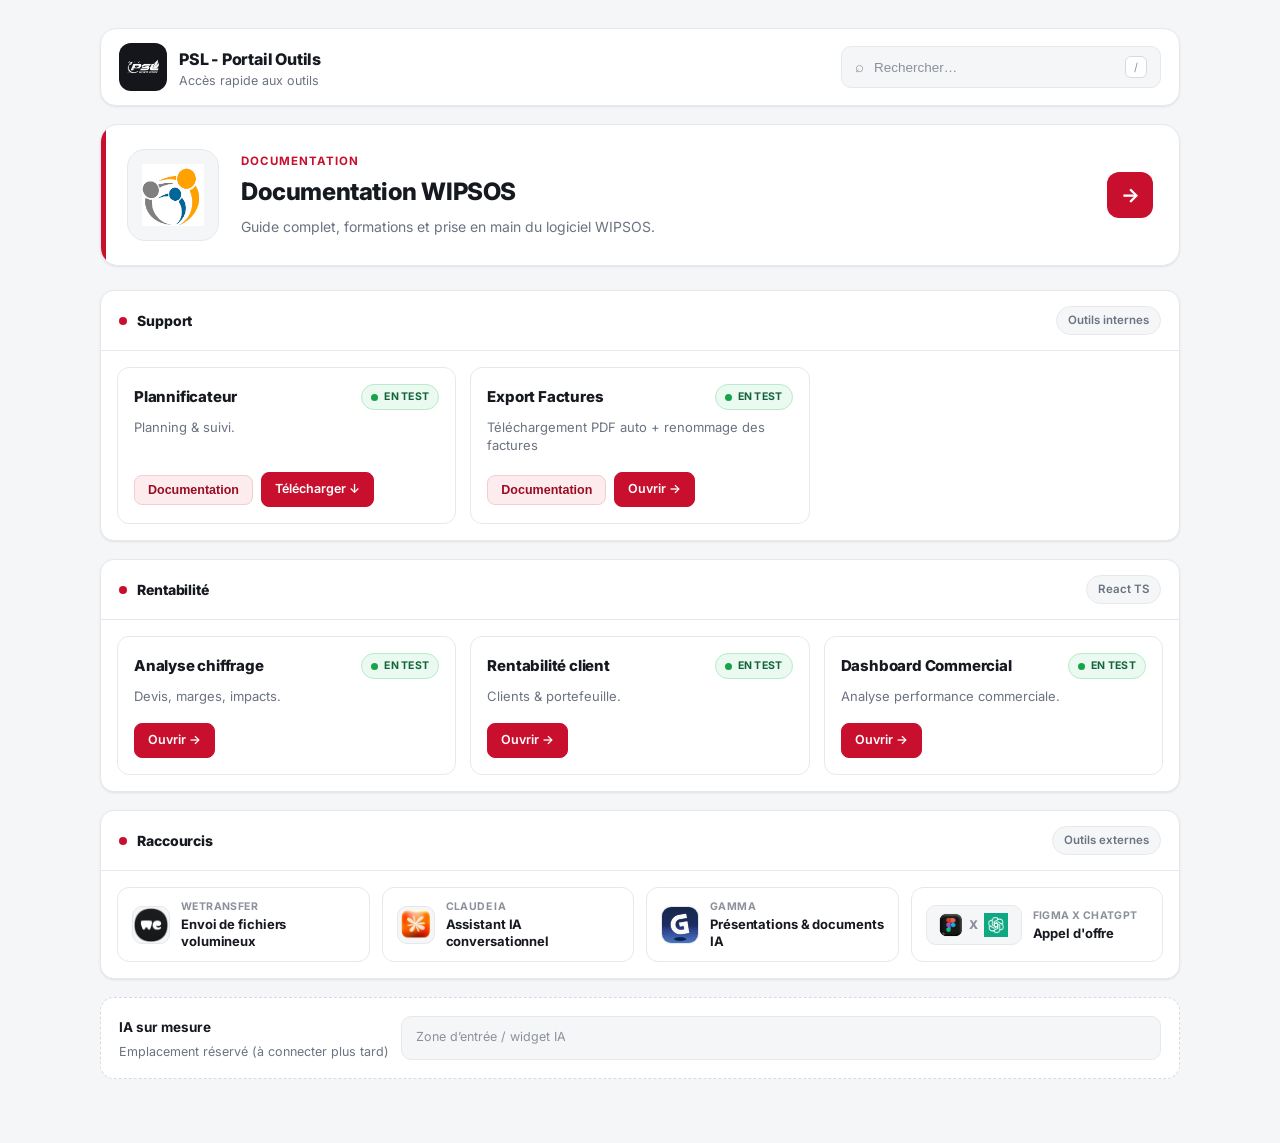
<file: index.html>
<!doctype html>
<html lang="fr">
<head>
  <meta charset="utf-8" />
  <meta name="viewport" content="width=device-width,initial-scale=1" />
  <meta name="theme-color" content="#ffffff" />
  <link rel="icon" href="logopsl_-_original_-_Copie-removebg-preview.ico" type="image/x-icon" />
  <link rel="preconnect" href="https://fonts.googleapis.com" />
  <link rel="preconnect" href="https://fonts.gstatic.com" crossorigin />
  <link href="https://fonts.googleapis.com/css2?family=Inter:wght@400;500;600;700;800&display=swap" rel="stylesheet" />
  <title>PSL - Portail Outils</title>
  <style>
    :root{
      --bg:#f5f6f8;
      --surface:#ffffff;
      --text:#16191f;
      --muted:#6b7280;
      --soft:#8b909a;
      --border:#e6e8ec;
      --border-strong:#d7dae0;
      --red:#c8102e;
      --red-dark:#9b0c23;
      --red-soft:#fdecee;
      --ink:#14161c;
      --shadow:0 1px 2px rgba(16,24,40,.04), 0 1px 3px rgba(16,24,40,.06);
      --shadow-md:0 4px 14px rgba(16,24,40,.08);
      --shadow-lg:0 12px 32px rgba(16,24,40,.12);
      --r:14px;
    }
    *{box-sizing:border-box}
    html,body{height:100%}
    body{
      margin:0; color:var(--text);
      background:var(--bg);
      font-family: 'Inter', ui-sans-serif, system-ui, -apple-system, Segoe UI, Roboto, Arial;
      -webkit-font-smoothing:antialiased;
      line-height:1.5;
    }
    .wrap{width:min(1080px,92vw); margin:0 auto; padding:28px 0 64px;}

    /* ============ HEADER ============ */
    header{
      display:flex; align-items:center; justify-content:space-between; gap:14px;
      padding:14px 18px;
      border:1px solid var(--border);
      background:var(--surface);
      border-radius:16px;
      box-shadow:var(--shadow);
    }
    .brand{display:flex; align-items:center; gap:12px;}
    .logo{
      width:48px; height:48px; border-radius:12px;
      background:var(--ink);
      display:flex; align-items:center; justify-content:center;
      padding:7px; flex-shrink:0;
    }
    .logo img{ width:100%; height:100%; object-fit:contain; }
    h1{margin:0; font-size:16px; font-weight:800; letter-spacing:-.2px; color:var(--text);}
    .muted{margin:2px 0 0; font-size:12.5px; color:var(--muted); line-height:1.2;}
    .right{ display:flex; gap:10px; align-items:center; flex-wrap:wrap; justify-content:flex-end; }
    .search{
      display:flex; align-items:center; gap:8px;
      padding:9px 13px;
      border:1px solid var(--border);
      border-radius:10px;
      background:var(--bg);
      min-width:min(320px,60vw);
      transition:border-color .15s, background .15s;
    }
    .search:focus-within{ border-color:var(--red); background:var(--surface); }
    .search span[aria-hidden]{ color:var(--soft); font-size:15px; }
    .search input{
      width:100%; border:0; outline:0; background:transparent; color:var(--text);
      font-size:13.5px;
    }
    .search input::placeholder{ color:var(--soft); }
    .kbd{
      font-size:11px; padding:2px 8px; border-radius:6px;
      border:1px solid var(--border-strong);
      background:var(--surface);
      color:var(--soft);
    }

    /* ============ FEATURE CARD (Documentation WIPSOS) ============ */
    .feature{
      margin-top:18px;
      display:flex; align-items:center; gap:22px;
      padding:24px 26px;
      border:1px solid var(--border);
      border-radius:18px;
      background:var(--surface);
      box-shadow:var(--shadow);
      text-decoration:none; color:inherit;
      position:relative; overflow:hidden;
      transition:transform .18s ease, box-shadow .18s ease, border-color .18s ease;
    }
    .feature::before{
      content:""; position:absolute; left:0; top:0; bottom:0; width:5px;
      background:var(--red);
    }
    .feature:hover{
      transform:translateY(-2px);
      box-shadow:var(--shadow-lg);
      border-color:var(--border-strong);
    }
    .feature-icon{
      width:92px; height:92px; flex-shrink:0;
      border-radius:18px;
      background:var(--bg);
      border:1px solid var(--border);
      display:flex; align-items:center; justify-content:center;
      padding:14px;
    }
    .feature-icon img{ width:100%; height:100%; object-fit:contain; }
    .feature-text{ flex:1; min-width:0; }
    .feature-text .eyebrow{
      font-size:11.5px; font-weight:700; letter-spacing:1px; text-transform:uppercase;
      color:var(--red); margin:0 0 4px;
    }
    .feature-text h2{ margin:0; font-size:24px; font-weight:800; letter-spacing:-.4px; }
    .feature-text p{ margin:6px 0 0; font-size:14px; color:var(--muted); }
    .feature-arrow{
      flex-shrink:0;
      width:46px; height:46px; border-radius:12px;
      background:var(--red); color:#fff;
      display:flex; align-items:center; justify-content:center;
      font-size:20px; font-weight:700;
      transition:transform .18s ease;
    }
    .feature:hover .feature-arrow{ transform:translateX(3px); }

    /* ============ SECTIONS ============ */
    .sections{margin-top:24px; display:flex; flex-direction:column; gap:18px;}
    .section{
      border:1px solid var(--border);
      background:var(--surface);
      border-radius:var(--r);
      box-shadow:var(--shadow);
      overflow:hidden;
    }
    .section-head{
      display:flex; align-items:center; justify-content:space-between; gap:12px;
      padding:15px 18px;
      border-bottom:1px solid var(--border);
    }
    .section-title{
      display:flex; align-items:center; gap:10px; margin:0;
      font-size:14px; font-weight:800; letter-spacing:-.1px; color:var(--text);
    }
    .pill{
      display:inline-flex; align-items:center; gap:8px;
      padding:5px 11px; border-radius:999px;
      border:1px solid var(--border);
      background:var(--bg);
      color:var(--muted);
      font-size:11.5px; font-weight:600;
      user-select:none;
    }
    .dot{
      width:8px; height:8px; border-radius:999px;
      background:var(--red);
    }

    /* ============ CARDS ============ */
    .grid{
      display:grid;
      grid-template-columns: repeat(3, minmax(0, 1fr));
      gap:14px;
      padding:16px;
    }
    .card{
      border-radius:12px;
      border:1px solid var(--border);
      background:var(--surface);
      transition: transform .16s ease, border-color .16s ease, box-shadow .16s ease;
      min-height:118px;
      position:relative;
    }
    .card:hover{
      transform:translateY(-2px);
      border-color:var(--border-strong);
      box-shadow:var(--shadow-md);
    }
    .card-inner{
      display:flex; flex-direction:column; gap:8px;
      padding:16px;
      height:100%;
    }
    .card h3{margin:0; font-size:15px; font-weight:800; letter-spacing:-.2px; line-height:1.25; color:var(--text);}
    .card p{margin:0; font-size:13px; color:var(--muted); line-height:1.4;}
    .card-actions{
      margin-top:auto;
      display:flex; align-items:center; gap:8px;
      padding-top:10px;
    }
    .card-btn{
      display:inline-flex; align-items:center; gap:5px;
      padding:7px 13px; border-radius:8px;
      font-size:12.5px; font-weight:600;
      border:1px solid var(--border-strong);
      background:var(--surface);
      color:var(--text);
      cursor:pointer; text-decoration:none;
      transition: background .15s, border-color .15s, color .15s;
    }
    .card-btn:hover{ background:var(--bg); border-color:var(--soft); }
    .card-btn-open{
      background:var(--red);
      border-color:var(--red);
      color:#fff;
    }
    .card-btn-open:hover{ background:var(--red-dark); border-color:var(--red-dark); color:#fff; }
    .card-btn-doc{
      background:var(--red-soft);
      border-color:#f4cdd3;
      color:var(--red-dark);
    }
    .card-btn-doc:hover{ background:#fbdce0; border-color:#eeb8c0; color:var(--red-dark); }

    /* ============ SHORTCUTS ============ */
    .shortcuts{
      margin-top:18px;
      border:1px solid var(--border);
      background:var(--surface);
      border-radius:var(--r);
      box-shadow:var(--shadow);
      overflow:hidden;
    }
    .shortcuts-head{
      display:flex; align-items:center; justify-content:space-between; gap:12px;
      padding:15px 18px;
      border-bottom:1px solid var(--border);
    }
    .shortcuts-title{
      display:flex; align-items:center; gap:10px; margin:0;
      font-size:14px; font-weight:800; letter-spacing:-.1px; color:var(--text);
    }
    .shortcuts-grid{
      display:flex; gap:12px; padding:16px;
      flex-wrap:wrap;
    }
    .shortcut{
      display:flex; align-items:center; gap:11px;
      padding:11px 14px;
      border-radius:12px;
      border:1px solid var(--border);
      background:var(--surface);
      color:inherit; text-decoration:none;
      transition: transform .16s ease, border-color .16s ease, box-shadow .16s ease;
      min-width:180px; flex:1; max-width:260px;
    }
    button.shortcut{
      appearance:none; width:100%; font:inherit; text-align:left; cursor:pointer;
    }
    .shortcut:hover{
      transform:translateY(-2px);
      border-color:var(--border-strong);
      box-shadow:var(--shadow-md);
    }
    .shortcut-icon{
      width:38px; height:38px; border-radius:10px;
      overflow:hidden; flex-shrink:0;
      background:var(--bg);
      border:1px solid var(--border);
      display:flex; align-items:center; justify-content:center;
    }
    .shortcut-icon img{ width:100%; height:100%; object-fit:cover; }
    .shortcut-icon-pair{
      width:auto; min-width:96px; height:40px;
      border-radius:10px;
      display:flex; align-items:center; justify-content:center; gap:6px;
      padding:6px 10px;
    }
    .shortcut-icon-pair img{ width:24px; height:24px; object-fit:contain; }
    .shortcut-icon-pair span{
      font-size:12px; font-weight:800; color:var(--soft); letter-spacing:.06em;
    }
    .shortcut-text{ display:flex; flex-direction:column; gap:1px; min-width:0; }
    .shortcut-text strong{
      font-size:10.5px; color:var(--soft); font-weight:700; letter-spacing:.4px;
      text-transform:uppercase;
    }
    .shortcut-text span{
      font-size:13px; color:var(--text); font-weight:700; letter-spacing:-.1px; line-height:1.3;
    }

    /* ============ AI placeholder ============ */
    .ai{
      margin-top:18px;
      border:1px dashed var(--border-strong);
      background:var(--surface);
      border-radius:var(--r);
      padding:16px 18px;
      display:flex; align-items:center; justify-content:space-between; gap:12px;
    }
    .ai strong{font-size:13.5px; color:var(--text);}
    .ai span{font-size:12.5px; color:var(--muted);}
    .ai-slot{
      flex:1; height:44px; border-radius:10px;
      border:1px solid var(--border);
      background:var(--bg);
      display:flex; align-items:center; padding:0 14px;
      color:var(--soft); font-size:12.5px;
    }

    /* ============ STATUS BADGES ============ */
    .status{
      display:inline-flex; align-items:center; gap:6px;
      font-size:10.5px; font-weight:700; letter-spacing:.3px;
      padding:4px 9px; border-radius:999px;
      text-transform:uppercase; flex-shrink:0;
    }
    .status-dot{ width:7px; height:7px; border-radius:50%; flex-shrink:0; }
    .status-actif{
      background:#eafaf0; color:#14633a; border:1px solid #b8ebcb;
    }
    .status-actif .status-dot{ background:#16a34a; }
    .status-modif{
      background:#fff7e6; color:#8a5a00; border:1px solid #ffe2a8;
    }
    .status-modif .status-dot{ background:#d97706; }

    /* ============ MODAL ============ */
    .modal-overlay{
      position:fixed; inset:0; z-index:1000;
      background:rgba(16,24,40,.45);
      display:flex; align-items:center; justify-content:center;
      opacity:0; visibility:hidden;
      transition: opacity .25s ease, visibility .25s ease;
    }
    .modal-overlay.open{ opacity:1; visibility:visible; }
    .modal{
      width:min(880px, 94vw);
      max-height:92vh;
      border:1px solid var(--border);
      background:var(--surface);
      border-radius:18px;
      box-shadow:var(--shadow-lg);
      transform: translateY(16px) scale(.98);
      transition: transform .3s cubic-bezier(.22,1,.36,1);
      overflow:hidden;
      display:flex; flex-direction:column;
    }
    .modal.modal-wide{ width:min(980px, 94vw); }
    .modal-overlay.open .modal{ transform: translateY(0) scale(1); }
    .modal-header{
      padding:20px 22px 16px;
      border-bottom:1px solid var(--border);
      display:flex; align-items:flex-start; justify-content:space-between; gap:12px;
    }
    .modal-header h3{ margin:0; font-size:17px; font-weight:800; letter-spacing:-.3px; }
    .modal-header p{ margin:5px 0 0; font-size:13px; color:var(--muted); line-height:1.4; }
    .modal-close{
      width:34px; height:34px; border-radius:9px;
      border:1px solid var(--border);
      background:var(--surface);
      color:var(--muted); font-size:18px;
      display:grid; place-items:center;
      cursor:pointer; flex-shrink:0;
      transition: background .15s, border-color .15s;
    }
    .modal-close:hover{ background:var(--bg); border-color:var(--border-strong); }
    .modal-body{
      padding:16px 22px 22px;
      display:flex; flex-direction:column; gap:10px;
    }
    .modal-split{
      display:grid;
      grid-template-columns: repeat(2, minmax(0, 1fr));
      gap:14px;
    }
    .modal-option{
      display:flex; flex-direction:column; gap:12px;
      min-height:250px;
      padding:18px;
      border-radius:14px;
      border:1px solid var(--border);
      background:var(--surface);
    }
    a.modal-option, button.modal-option{
      color:inherit; text-decoration:none;
      transition: transform .16s ease, border-color .16s ease, box-shadow .16s ease;
    }
    button.modal-option{ appearance:none; width:100%; font:inherit; text-align:left; cursor:pointer; }
    a.modal-option:hover, button.modal-option:hover{
      transform:translateY(-2px);
      border-color:var(--border-strong);
      box-shadow:var(--shadow-md);
    }
    .modal-option.disabled{ border-style:dashed; opacity:.84; }
    .modal-option-top{
      display:flex; align-items:flex-start; justify-content:space-between; gap:12px;
    }
    .modal-option-icon{
      width:62px; height:62px; border-radius:14px;
      display:flex; align-items:center; justify-content:center;
      padding:12px;
      background:var(--bg);
      border:1px solid var(--border);
      flex-shrink:0;
    }
    .modal-option-icon img{ width:30px; height:30px; object-fit:contain; }
    .modal-option-badge{
      display:inline-flex; align-items:center;
      padding:5px 11px; border-radius:999px;
      border:1px solid var(--border);
      background:var(--bg);
      color:var(--muted);
      font-size:11px; font-weight:700; letter-spacing:.2px;
      white-space:nowrap;
    }
    .modal-option h4{ margin:0; font-size:15px; font-weight:800; line-height:1.3; }
    .modal-option p{ margin:0; font-size:13px; color:var(--muted); line-height:1.5; }
    .modal-option-footer{
      margin-top:auto;
      display:flex; align-items:center; justify-content:space-between; gap:12px;
    }
    .modal-option-meta{ font-size:11.5px; color:var(--soft); }
    .sop-content{ max-height:75vh; overflow-y:auto; padding-right:6px; }
    .sop-content::-webkit-scrollbar{ width:6px; }
    .sop-content::-webkit-scrollbar-thumb{ background:var(--border-strong); border-radius:4px; }
    .sop-step{ padding:14px 0; border-bottom:1px solid var(--border); }
    .sop-step:last-child{ border-bottom:none; }
    .sop-step-num{
      display:inline-flex; align-items:center; justify-content:center;
      width:24px; height:24px; border-radius:8px;
      background:var(--red); color:#fff;
      font-size:12px; font-weight:800; margin-right:10px;
      flex-shrink:0;
    }
    .sop-step strong{ font-size:14px; font-weight:800; color:var(--text); }
    .sop-step p{ margin:6px 0 0; font-size:13px; color:var(--muted); line-height:1.5; }
    .sop-step a{ color:var(--red); }
    .sop-step b{ color:var(--text); }
    .sop-step img{
      margin-top:10px; width:100%; border-radius:10px;
      border:1px solid var(--border);
    }

    /* SOP section dividers */
    .sop-group{
      margin:6px 0 10px;
      padding:12px 15px;
      border-radius:10px;
      border:1px solid;
      display:flex; align-items:center; gap:11px;
    }
    .sop-group-icon{
      width:32px; height:32px; border-radius:9px;
      display:grid; place-items:center;
      font-size:16px; flex-shrink:0;
    }
    .sop-group-text strong{ display:block; font-size:13.5px; font-weight:800; }
    .sop-group-text span{ display:block; font-size:12px; line-height:1.35; margin-top:1px; }
    .sop-group.once{
      background:#eef4ff; border-color:#d3e2ff; color:#1e3a66;
    }
    .sop-group.once .sop-group-icon{ background:#dbe7ff; }
    .sop-group.once .sop-group-text span{ color:#3d5e91; }
    .sop-group.every{
      background:#eafaf0; border-color:#b8ebcb; color:#14633a;
    }
    .sop-group.every .sop-group-icon{ background:#cdf3da; }
    .sop-group.every .sop-group-text span{ color:#2f7a52; }
    .sop-step.once-step .sop-step-num{ background:#2563eb; }
    .sop-step.every-step .sop-step-num{ background:var(--red); }
    .sop-divider{ height:1px; background:var(--border); margin:10px 0; }

    /* Reveal */
    .reveal{opacity:0; transform: translateY(8px); animation: in .45s ease forwards;}
    .d2{animation-delay:.07s}
    .d3{animation-delay:.14s}
    @keyframes in{to{opacity:1; transform: translateY(0);}}

    /* ============ Responsive ============ */
    @media (max-width: 900px){
      .grid{ grid-template-columns: repeat(2, 1fr); }
      .search{ min-width:unset; width:100%; }
      header{ flex-wrap:wrap; }
      .right{ width:100%; }
      .feature{ flex-wrap:wrap; gap:16px; }
      .feature-icon{ width:72px; height:72px; }
      .feature-text h2{ font-size:21px; }
      .modal{ width:96vw; max-height:94vh; }
      .modal-split{ grid-template-columns:1fr; }
      .modal-option{ min-height:220px; }
    }
    @media (max-width: 600px){
      .wrap{ width:96vw; padding:16px 0 40px; }
      .grid{ grid-template-columns:1fr; gap:10px; padding:12px; }
      .section-head{ padding:13px 14px; flex-wrap:wrap; gap:8px; }
      .feature{ padding:18px; }
      .feature-arrow{ display:none; }
      .feature-text h2{ font-size:19px; }
      h1{ font-size:15px; }
      .modal-overlay{ align-items:flex-end; }
      .modal{ width:100vw; max-height:96vh; border-radius:18px 18px 0 0; }
      .modal-header{ padding:16px 16px 12px; }
      .modal-body{ padding:12px 16px 16px; }
      .modal-option{ min-height:auto; }
      .sop-group{ flex-direction:column; align-items:flex-start; gap:6px; }
      .ai{ flex-direction:column; align-items:stretch; }
      .ai-slot{ width:100%; }
      .shortcuts-grid{ flex-direction:column; }
      .shortcut{ max-width:100%; }
    }
    @media (prefers-reduced-motion: reduce){
      *{animation:none !important; transition:none !important}
    }
  </style>
</head>

<body>
  <main class="wrap">
    <header class="reveal">
      <div class="brand">
        <div class="logo"><img src="logopsl_-_blanc_fond_noir-removebg-preview.png" alt="PSL Logo" /></div>
        <div>
          <h1>PSL - Portail Outils</h1>
          <div class="muted">Accès rapide aux outils</div>
        </div>
      </div>

      <div class="right">
        <div class="search" role="search">
          <span aria-hidden="true">⌕</span>
          <input id="q" type="text" placeholder="Rechercher…" autocomplete="off" />
          <span class="kbd">/</span>
        </div>
      </div>
    </header>

    <!-- Carte Documentation WIPSOS -->
    <a class="feature reveal" href="DOCUMENTATION WIPSOS/index.html">
      <div class="feature-icon"><img src="WIPSOS.png" alt="WIPSOS" /></div>
      <div class="feature-text">
        <p class="eyebrow">Documentation</p>
        <h2>Documentation WIPSOS</h2>
        <p>Guide complet, formations et prise en main du logiciel WIPSOS.</p>
      </div>
      <span class="feature-arrow" aria-hidden="true">&rarr;</span>
    </a>

    <div class="sections">
      <!-- Catégorie 1 -->
      <section class="section reveal d2" data-category="support">
        <div class="section-head">
          <h2 class="section-title"><span class="dot"></span> Support</h2>
          <span class="pill">Outils internes</span>
        </div>
        <div class="grid">
          <article class="card" data-keywords="plannificateur planning planification agenda flask support">
            <div class="card-inner">
              <div style="display:flex;align-items:center;justify-content:space-between;">
                <h3>Plannificateur</h3>
                <span class="status status-actif"><span class="status-dot"></span>En test</span>
              </div>
              <p>Planning & suivi.</p>
              <div class="card-actions">
                <button class="card-btn card-btn-doc" onclick="openSopModal('plannificateur')">Documentation</button>
                <a class="card-btn card-btn-open" href="https://github.com/NoaBenitez/Local-Plannif-V3/archive/refs/heads/main.zip" download>Télécharger &darr;</a>
              </div>
            </div>
          </article>

          <article class="card" data-keywords="export factures pdf renommage telechargement support python">
            <div class="card-inner">
              <div style="display:flex;align-items:center;justify-content:space-between;">
                <h3>Export Factures</h3>
                <span class="status status-actif"><span class="status-dot"></span>En test</span>
              </div>
              <p>Téléchargement PDF auto + renommage des factures</p>
              <div class="card-actions">
                <button class="card-btn card-btn-doc" onclick="openSopModal('export-factures')">Documentation</button>
                <a class="card-btn card-btn-open" href="https://renommage-pdf-psl.lovable.app" target="_blank" rel="noopener">Ouvrir &rarr;</a>
              </div>
            </div>
          </article>
        </div>
      </section>

      <!-- Catégorie 2 -->
      <section class="section reveal d3" data-category="rentabilite">
        <div class="section-head">
          <h2 class="section-title"><span class="dot"></span> Rentabilité</h2>
          <span class="pill">React TS</span>
        </div>
        <div class="grid">
          <article class="card" data-keywords="rentabilite analyse chiffrage devis pricing marge react ts">
            <div class="card-inner">
              <div style="display:flex;align-items:center;justify-content:space-between;">
                <h3>Analyse chiffrage</h3>
                <span class="status status-actif"><span class="status-dot"></span>En test</span>
              </div>
              <p>Devis, marges, impacts.</p>
              <div class="card-actions">
                <a class="card-btn card-btn-open" href="https://noabenitez.github.io/Rentaprojection/" target="_blank" rel="noopener">Ouvrir &rarr;</a>
              </div>
            </div>
          </article>

          <article class="card" data-keywords="rentabilite client portefeuille ltv marge react ts">
            <div class="card-inner">
              <div style="display:flex;align-items:center;justify-content:space-between;">
                <h3>Rentabilité client</h3>
                <span class="status status-actif"><span class="status-dot"></span>En test</span>
              </div>
              <p>Clients & portefeuille.</p>
              <div class="card-actions">
                <a class="card-btn card-btn-open" href="https://noabenitez.github.io/RentaClient/" target="_blank" rel="noopener">Ouvrir &rarr;</a>
              </div>
            </div>
          </article>

          <article class="card" data-keywords="rentabilite commercial portefeuille ltv marge react ts">
            <div class="card-inner">
              <div style="display:flex;align-items:center;justify-content:space-between;">
                <h3>Dashboard Commercial</h3>
                <span class="status status-actif"><span class="status-dot"></span>En test</span>
              </div>
              <p>Analyse performance commerciale.</p>
              <div class="card-actions">
                <a class="card-btn card-btn-open" href="https://noabenitez.github.io/DashboardCommercial/" target="_blank" rel="noopener">Ouvrir &rarr;</a>
              </div>
            </div>
          </article>
        </div>
      </section>
    </div>

    <!-- Raccourcis outils commerciaux -->
    <section class="shortcuts reveal d3">
      <div class="shortcuts-head">
        <h2 class="shortcuts-title"><span class="dot"></span> Raccourcis</h2>
        <span class="pill">Outils externes</span>
      </div>
      <div class="shortcuts-grid">
        <a class="shortcut" href="https://wetransfer.com/" target="_blank" rel="noopener">
          <div class="shortcut-icon"><img src="icon/wetransfer.png" alt="WeTransfer" /></div>
          <div class="shortcut-text">
            <strong>WeTransfer</strong>
            <span>Envoi de fichiers volumineux</span>
          </div>
        </a>
        <a class="shortcut" href="https://claude.ai/new" target="_blank" rel="noopener">
          <div class="shortcut-icon"><img src="icon/claude.png" alt="Claude IA" /></div>
          <div class="shortcut-text">
            <strong>Claude IA</strong>
            <span>Assistant IA conversationnel</span>
          </div>
        </a>
        <a class="shortcut" href="https://gamma.app/fr" target="_blank" rel="noopener">
          <div class="shortcut-icon"><img src="icon/gamma.png" alt="Gamma" /></div>
          <div class="shortcut-text">
            <strong>Gamma</strong>
            <span>Présentations & documents IA</span>
          </div>
        </a>
        <button class="shortcut" type="button" onclick="openSopModal('appel-offre')">
          <div class="shortcut-icon shortcut-icon-pair">
            <img src="icon/figma-3d-logo-black-background-free-png.png" alt="Figma" />
            <span>X</span>
            <img src="icon/openai-chatgpt-logo-icon-free-png.png" alt="ChatGPT" />
          </div>
          <div class="shortcut-text">
            <strong>Figma x ChatGPT</strong>
            <span>Appel d'offre</span>
          </div>
        </button>
      </div>
    </section>

    <!-- Emplacement IA (placeholder pour plus tard) -->
    <section class="ai reveal d3" aria-label="IA sur mesure">
      <div>
        <strong>IA sur mesure</strong><br/>
        <span>Emplacement réservé (à connecter plus tard)</span>
      </div>
      <div class="ai-slot">Zone d’entrée / widget IA</div>
    </section>
  </main>

  <!-- Modal SOP Export Factures -->
  <div class="modal-overlay" id="modal-export-factures">
    <div class="modal">
      <div class="modal-header">
        <div>
          <h3>Documentation - Export Factures</h3>
          <p>Mode d'emploi complet pour l'export et le renommage des factures</p>
        </div>
        <button class="modal-close" onclick="closeModal('modal-export-factures')">&times;</button>
      </div>
      <div class="modal-body" style="overflow-y:auto;flex:1;">
          <div class="sop-content">

            <!-- SECTION : Première fois uniquement -->
            <div class="sop-group once">
              <div class="sop-group-icon">&#9881;</div>
              <div class="sop-group-text">
                <strong>Installation (première fois uniquement)</strong>
                <span>Ces 6 étapes ne sont à faire qu'une seule fois pour configurer votre poste</span>
              </div>
            </div>

            <div class="sop-step once-step">
              <span class="sop-step-num">1</span>
              <strong>Télécharger PDF24</strong>
              <p>Se rendre sur <a href="https://tools.pdf24.org/fr/creator#download" target="_blank" rel="noopener">tools.pdf24.org/fr/creator</a> et cliquer sur <b>"PDF24 Creator Installer"</b> pour lancer le téléchargement.</p>
            </div>
            <div class="sop-step once-step">
              <span class="sop-step-num">2</span>
              <strong>Installer PDF24</strong>
              <p>Ouvrir le fichier <b>.exe</b> téléchargé et cliquer sur <b>Suivant</b> à chaque étape jusqu'à la fin de l'installation.</p>
            </div>
            <div class="sop-step once-step">
              <span class="sop-step-num">3</span>
              <strong>Ouvrir PDF24</strong>
              <p>Une fois l'installation terminée, taper <b>"PDF24"</b> dans la barre de recherche Windows et ouvrir l'application.</p>
            </div>
            <div class="sop-step once-step">
              <span class="sop-step-num">4</span>
              <strong>Ouvrir l'assistant d'impression PDF</strong>
              <p>Dans PDF24, cliquer sur <b>"Ouvrir l'assistant d'impression PDF"</b>.</p>
              <img src="SOP/PDF/4.png" alt="Étape 4 — Assistant d'impression" />
            </div>
            <div class="sop-step once-step">
              <span class="sop-step-num">5</span>
              <strong>Accéder aux paramètres</strong>
              <p>Cliquer sur <b>"Paramètres"</b>.</p>
              <img src="SOP/PDF/5.png" alt="Étape 5 — Paramètres" />
            </div>
            <div class="sop-step once-step">
              <span class="sop-step-num">6</span>
              <strong>Configurer l'imprimante PDF</strong>
              <p>Cliquer sur <b>"Imprimante PDF"</b>, vérifier que les cases cochées correspondent à l'image ci-dessous, sélectionner le <b>dossier de destination</b> des PDF, puis cliquer sur <b>"Appliquer"</b>. Fermer PDF24 ensuite.</p>
              <img src="SOP/PDF/6.png" alt="Étape 6 — Configuration imprimante" />
            </div>

            <div class="sop-divider"></div>

            <!-- SECTION : À chaque utilisation -->
            <div class="sop-group every">
              <div class="sop-group-icon">&#9889;</div>
              <div class="sop-group-text">
                <strong>Utilisation (à chaque export)</strong>
                <span>Suivez ces étapes à chaque fois que vous souhaitez exporter des factures</span>
              </div>
            </div>

            <div class="sop-step every-step">
              <span class="sop-step-num">7</span>
              <strong>Imprimer depuis Sage</strong>
              <p>Ouvrir <b>Sage</b>, aller dans <b>Pièces clients &rarr; Factures</b>. Renseigner les <b>dates souhaitées</b> (important), sélectionner <b>toutes les factures</b> puis cliquer sur <b>"Imprimante"</b>.</p>
              <img src="SOP/PDF/7.png" alt="Étape 7 — Sage impression" />
            </div>
            <div class="sop-step every-step">
              <span class="sop-step-num">8</span>
              <strong>Sélectionner PDF24</strong>
              <p>Dans la liste des imprimantes, sélectionner <b>"PDF24"</b>.</p>
              <img src="SOP/PDF/8.png" alt="Étape 8 — Sélection PDF24" />
            </div>
            <div class="sop-step every-step">
              <span class="sop-step-num">9</span>
              <strong>Options avancées</strong>
              <p>Cliquer sur <b>"Option avancée"</b> et cocher la case <b>"Générer une impression par document"</b>.</p>
              <img src="SOP/PDF/9.png" alt="Étape 9 — Option avancée" />
            </div>
            <div class="sop-step every-step">
              <span class="sop-step-num">10</span>
              <strong>Modifier la mise à l'échelle</strong>
              <p>Dans <b>Standard</b>, cliquer sur l'icône paramètres puis sur <b>"Avancé..."</b>. Modifier la mise à l'échelle : remplacer <b>100%</b> par <b>82%</b>, puis cliquer sur <b>OK</b>.</p>
              <img src="SOP/PDF/10.png" alt="Étape 10 — Mise à l'échelle" />
            </div>
            <div class="sop-step every-step">
              <span class="sop-step-num">11</span>
              <strong>Attendre la génération</strong>
              <p><b>Ne pas fermer Sage</b> ni les autres fenêtres qui s'ouvrent. Les PDF apparaîtront dans le répertoire choisi après quelques minutes.</p>
            </div>
            <div class="sop-step every-step">
              <span class="sop-step-num">12</span>
              <strong>Renommer avec l'outil</strong>
              <p>Ouvrir l'outil <a href="https://renommage-pdf-psl.lovable.app" target="_blank" rel="noopener">Renommage PDF</a>, glisser toutes les factures dedans, cliquer sur <b>"Analyser"</b>, attendre quelques minutes, puis descendre et cliquer sur <b>"Télécharger les PDF renommés"</b>. Pensez à <b>vérifier le nombre de PDF</b> tout au long du process. Vérifiez également les <b>noms des fichiers</b> : il est possible que 2 ou 3 PDF ne soient pas renommés automatiquement, il faudra les <b>renommer manuellement</b>.</p>
            </div>

          </div>
      </div>
    </div>
  </div>

  <!-- Modal SOP Plannificateur -->
  <div class="modal-overlay" id="modal-plannificateur">
    <div class="modal">
      <div class="modal-header">
        <div>
          <h3>Documentation - Plannificateur</h3>
          <p>Mode d'emploi pour planifier et optimiser vos tournées</p>
        </div>
        <button class="modal-close" onclick="closeModal('modal-plannificateur')">&times;</button>
      </div>
      <div class="modal-body" style="overflow-y:auto;flex:1;">
          <div class="sop-content">

            <div class="sop-step">
              <span class="sop-step-num">1</span>
              <strong>Importer un fichier Excel</strong>
              <p>Cliquer sur <b>"Choisir un fichier"</b> et sélectionner un fichier Excel (<b>.xls</b> ou <b>.xlsx</b>).</p>
              <img src="SOP/Plannif/1.png" alt="Étape 1 — Import fichier" />
            </div>

            <div class="sop-step">
              <span class="sop-step-num">2</span>
              <strong>Préparer le fichier Excel</strong>
              <p>Le fichier doit suivre au mieux le modèle de colonnes ci-dessous. La <b>date min</b> doit être au minimum <b>2 mois avant</b> la date du jour et la <b>date max</b> au minimum <b>2 mois après</b>. La colonne <b>Temps</b> correspond au temps d'intervention. Chaque ligne représente <b>un site</b>, données brutes.</p>
              <img src="SOP/Plannif/2.png" alt="Étape 2 — Modèle Excel" />
            </div>

            <div class="sop-step">
              <span class="sop-step-num">3</span>
              <strong>Vérifier la correspondance des colonnes</strong>
              <p>Vérifier que toutes les colonnes sont <b>correctement reconnues</b>. Si ce n'est pas le cas, modifier manuellement les correspondances.</p>
              <img src="SOP/Plannif/3.png" alt="Étape 3 — Correspondance colonnes" />
            </div>

            <div class="sop-step">
              <span class="sop-step-num">4</span>
              <strong>Confirmer et géocoder</strong>
              <p>Cliquer sur <b>"Confirmer le mappage"</b> pour valider les colonnes, puis cliquer sur <b>"Valider et géocoder"</b>.</p>
              <img src="SOP/Plannif/4.png" alt="Étape 4 — Confirmer mappage" />
            </div>

            <div class="sop-step">
              <span class="sop-step-num">5</span>
              <strong>Vérifier le géocodage</strong>
              <p>Attendre la fin du géocodage. <b>Modifier les coordonnées GPS</b> si des erreurs apparaissent, sinon cliquer sur <b>"Continuer vers l'optimisation"</b>.</p>
              <img src="SOP/Plannif/5.png" alt="Étape 5 — Géocodage" />
            </div>

            <div class="sop-step">
              <span class="sop-step-num">6</span>
              <strong>Configurer les règles d'optimisation</strong>
              <p>Définir les règles souhaitées ou laisser par défaut. La <b>durée max par tournée</b> correspond à la durée d'une journée (trajet + temps sur site). Le <b>découpage</b> est le nombre de sites par tournée (<b>"Auto" recommandé</b>). L'<b>IA est également recommandée</b>. Puis cliquer sur <b>"Lancer l'optimisation"</b>.</p>
              <img src="SOP/Plannif/6.png" alt="Étape 6 — Règles optimisation" />
            </div>

            <div class="sop-step">
              <span class="sop-step-num">7</span>
              <strong>Exploiter les résultats</strong>
              <p>Attendre la fin de l'optimisation. Toutes les tournées sont créées. Fonctionnalités disponibles :</p>
              <p style="margin-top:8px;">
                &bull; <b>Editer</b> : modifier une tournée<br/>
                &bull; <b>Excel</b> : exporter les tournées en fichier Excel<br/>
                &bull; <b>Onglet Carte</b> : visualiser les tournées sur la carte<br/>
                &bull; <b>Onglet Analyse IA</b> : remarques et conseils pour optimiser davantage<br/>
                &bull; <b>Onglet Planning</b> : suivre les dates auxquelles les tournées sont positionnées<br/>
                &bull; <b>Onglet Coût</b> : calculer les coûts de trajet et d'hôtel pour toutes les tournées
              </p>
              <img src="SOP/Plannif/7.png" alt="Étape 7 — Résultats" />
            </div>

          </div>
      </div>
    </div>
  </div>

  <!-- Modal Appel d'offre -->
  <div class="modal-overlay" id="modal-appel-offre">
    <div class="modal modal-wide">
      <div class="modal-header">
        <div>
          <h3>Appel d'offre</h3>
          <p>Choisissez l'&eacute;tape &agrave; lancer pour la r&eacute;daction ou la mise en forme du m&eacute;moire technique.<a href="https://www.ilovepdf.com/fr/fusionner_pdf">Fusionner les pdf</a></p>
        </div>
        <button class="modal-close" onclick="closeModal('modal-appel-offre')">&times;</button>
      </div>
      <div class="modal-body">
        <div class="modal-split">
          <a class="modal-option" href="https://chatgpt.com/g/g-69c151ecc1fc8191abfed4aa3e6a0a5a-memoire-technique" target="_blank" rel="noopener" >
            <div class="modal-option-top">
              <div class="modal-option-icon">
                <img src="icon/openai-chatgpt-logo-icon-free-png.png" alt="ChatGPT" style="width: 50px; height: 50px; border-radius: 16px;" />
              </div>
              <span class="modal-option-badge">ChatGPT</span>
            </div>
            <h4>R&eacute;daction du m&eacute;moire technique</h4>
            <p>Rentrez un cahier des charges et autres documents n&eacute;cessaires puis l'assistant va g&eacute;n&eacute;rer un m&eacute;moire technique sous forme de document Word brut (&agrave; utiliser tel quel pour la mise en forme).</p>
            <div class="modal-option-footer">
              <span class="modal-option-meta">G&eacute;n&eacute;ration du contenu</span>
              <span class="card-btn card-btn-open">Ouvrir &rarr;</span>
            </div>
          </a>

          <button class="modal-option" type="button" onclick="openAppelOffreFormatting()">
            <div class="modal-option-top">
              <div class="modal-option-icon">
                <img src="icon/figma-3d-logo-black-background-free-png.png" alt="Figma" style="width: 55px; height: 55px;" />
              </div>
              <span class="modal-option-badge">Figma</span>
            </div>
            <h4>Mise en forme du m&eacute;moire technique</h4>
            <p>Importez le HTML g&eacute;n&eacute;r&eacute; par ChatGPT dans Figma puis exportez les sous-pages en PDF pour produire la version finale du m&eacute;moire technique.</p>
            <div class="modal-option-footer">
              <span class="modal-option-meta">Assistant + SOP</span>
              <span class="card-btn card-btn-open">Ouvrir &rarr;</span>
            </div>
          </button>
        </div>
      </div>
    </div>
  </div>

  <!-- Modal SOP Mise en forme appel d'offre -->
  <div class="modal-overlay" id="modal-appel-offre-forme">
    <div class="modal">
      <div class="modal-header">
        <div>
          <h3>Documentation - Mise en forme du m&eacute;moire technique</h3>
          <p>Proc&eacute;dure compl&egrave;te pour transformer le contenu ChatGPT en document mis en forme via Figma.</p>
        </div>
        <button class="modal-close" onclick="closeModal('modal-appel-offre-forme')">&times;</button>
      </div>
      <div class="modal-body" style="overflow-y:auto;flex:1;">
          <div class="sop-content">

            <div class="sop-step">
              <span class="sop-step-num">1</span>
              <strong>G&eacute;n&eacute;rer le HTML depuis ChatGPT</strong>
              <p>Ins&eacute;rer le Word brut du m&eacute;moire technique (juste le texte) et &eacute;crire <b>&quot;mets le en forme&quot;</b>, puis cliquer sur le fichier <b>.html</b> pour le t&eacute;l&eacute;charger.</p>
              <img src="SOP/Forme%20appel%20offre/1.png" alt="Etape 1 - Generer le HTML" />
            </div>

            <div class="sop-step">
              <span class="sop-step-num">2</span>
              <strong>Ouvrir le plugin Figma</strong>
              <p>Ouvrir Figma via ce lien, c'est plus simple : <a href="https://www.figma.com/community/plugin/1159123024924461424/html-to-design-by-divriots-import-websites-to-figma-designs-web-html-css" target="_blank" rel="noopener">html.to.design sur Figma</a>, puis cliquer sur <b>&quot;essayez dans...&quot;</b>.</p>
              <img src="SOP/Forme%20appel%20offre/2.png" alt="Etape 2 - Ouvrir Figma" />
            </div>

            <div class="sop-step">
              <span class="sop-step-num">3</span>
              <strong>S&eacute;lectionner le bon plugin</strong>
              <p>S&eacute;lectionner <b>html.to.design</b>.</p>
              <img src="SOP/Forme%20appel%20offre/3.png" alt="Etape 3 - Selectionner html.to.design" />
            </div>

            <div class="sop-step">
              <span class="sop-step-num">4</span>
              <strong>Lancer le plugin</strong>
              <p>Cliquer sur <b>&quot;Executer&quot;</b>.</p>
              <img src="SOP/Forme%20appel%20offre/4.png" alt="Etape 4 - Executer" />
            </div>

            <div class="sop-step">
              <span class="sop-step-num">5</span>
              <strong>Aller dans l'onglet File</strong>
              <p>Cliquer sur l'onglet <b>&quot;File&quot;</b>.</p>
              <img src="SOP/Forme%20appel%20offre/5.png" alt="Etape 5 - Onglet File" />
            </div>

            <div class="sop-step">
              <span class="sop-step-num">6</span>
              <strong>Importer le HTML</strong>
              <p>Cliquer sur <b>&quot;Browse&quot;</b> et s&eacute;lectionner le fichier HTML t&eacute;l&eacute;charg&eacute; depuis ChatGPT.</p>
              <img src="SOP/Forme%20appel%20offre/6.png" alt="Etape 6 - Importer le HTML" />
            </div>

            <div class="sop-step">
              <span class="sop-step-num">7</span>
              <strong>V&eacute;rifier les options</strong>
              <p>V&eacute;rifier que ces cases sont coch&eacute;es puis cliquer sur <b>&quot;Proceed&quot;</b>.</p>
              <img src="SOP/Forme%20appel%20offre/7.png" alt="Etape 7 - Verifier les options" />
            </div>

            <div class="sop-step">
              <span class="sop-step-num">8</span>
              <strong>Confirmer</strong>
              <p>Cliquer sur <b>&quot;Ok&quot;</b>.</p>
              <img src="SOP/Forme%20appel%20offre/8.png" alt="Etape 8 - Confirmer" />
            </div>

            <div class="sop-step">
              <span class="sop-step-num">9</span>
              <strong>Fermer la fen&ecirc;tre du plugin</strong>
              <p>Le document s'est charg&eacute; en arri&egrave;re-plan, fermer la petite fen&ecirc;tre <b>html.to.design</b>.</p>
              <img src="SOP/Forme%20appel%20offre/9.png" alt="Etape 9 - Fermer le plugin" />
            </div>

            <div class="sop-step">
              <span class="sop-step-num">10</span>
              <strong>Exporter les sous-pages en PDF</strong>
              <p>S&eacute;lectionner <b>uniquement chaque sous-page</b> (<b>Ctrl + clic</b> sur toutes les pages), puis descendre dans le menu de droite, s&eacute;lectionner <b>PDF</b>, cocher la case <b>&quot;Inclure la zone de d&eacute;limitation&quot;</b>, fermer le popup puis cliquer sur <b>&quot;Exporter les X calques&quot;</b>.</p>
              <img src="SOP/Forme%20appel%20offre/10.png" alt="Etape 10 - Export PDF" />
            </div>

            <div class="sop-step">
              <span class="sop-step-num">11</span>
              <strong>Fusionner les PDF</strong>
              <p>Ouvrir le <b>.zip</b> t&eacute;l&eacute;charg&eacute; et mettre tous les PDF qu'il contient sur ce site : <a href="https://www.ilovepdf.com/fr/fusionner_pdf" target="_blank" rel="noopener">ilovepdf.com/fr/fusionner_pdf</a>, puis cliquer sur <b>fusionner</b>.</p>
              <img src="SOP/Forme%20appel%20offre/11.png" alt="Etape 11 - Fusionner les PDF" />
            </div>

          </div>
      </div>
    </div>
  </div>

  <script>
    const input = document.getElementById('q');
    const cards = Array.from(document.querySelectorAll('.card'));

    function applyFilter(q){
      const query = (q || '').trim().toLowerCase();
      cards.forEach(card => {
        const kw = (card.getAttribute('data-keywords') || '').toLowerCase();
        const title = (card.querySelector('h3')?.textContent || '').toLowerCase();
        const show = !query || kw.includes(query) || title.includes(query);
        card.style.display = show ? '' : 'none';
      });

      // Hide entire sections if all cards hidden
      document.querySelectorAll('.section').forEach(section => {
        const visible = Array.from(section.querySelectorAll('.card'))
          .some(c => c.style.display !== 'none');
        section.style.display = visible ? '' : 'none';
      });
    }

    input.addEventListener('input', e => applyFilter(e.target.value));

    // Keyboard: "/" focus search, Esc clear
    document.addEventListener('keydown', (e) => {
      const inInput = document.activeElement === input;
      if(e.key === '/' && !inInput){
        e.preventDefault();
        input.focus();
      }
      if(e.key === 'Escape'){
        input.value = '';
        applyFilter('');
        input.blur();
      }
    });

    applyFilter('');

    /* ---- Modal logic ---- */
    function openAppelOffreFormatting(){
      const url = 'https://chatgpt.com/g/g-69c151ecc1fc8191abfed4aa3e6a0a5a-memoire-technique';
      const newWindow = window.open(url, '_blank', 'noopener');
      if(newWindow) newWindow.opener = null;
      closeModal('modal-appel-offre');
      openSopModal('appel-offre-forme');
    }

    function openSopModal(toolId){
      const overlay = document.getElementById('modal-' + toolId);
      if(overlay) overlay.classList.add('open');
    }

    function closeModal(id){
      const overlay = document.getElementById(id);
      if(overlay) overlay.classList.remove('open');
    }

    // Close modal on overlay click or Escape
    document.querySelectorAll('.modal-overlay').forEach(overlay => {
      overlay.addEventListener('click', e => {
        if(e.target === overlay) overlay.classList.remove('open');
      });
    });
    document.addEventListener('keydown', e => {
      if(e.key === 'Escape'){
        document.querySelectorAll('.modal-overlay.open').forEach(o => o.classList.remove('open'));
      }
    });
  </script>
</body>
</html>
</file>
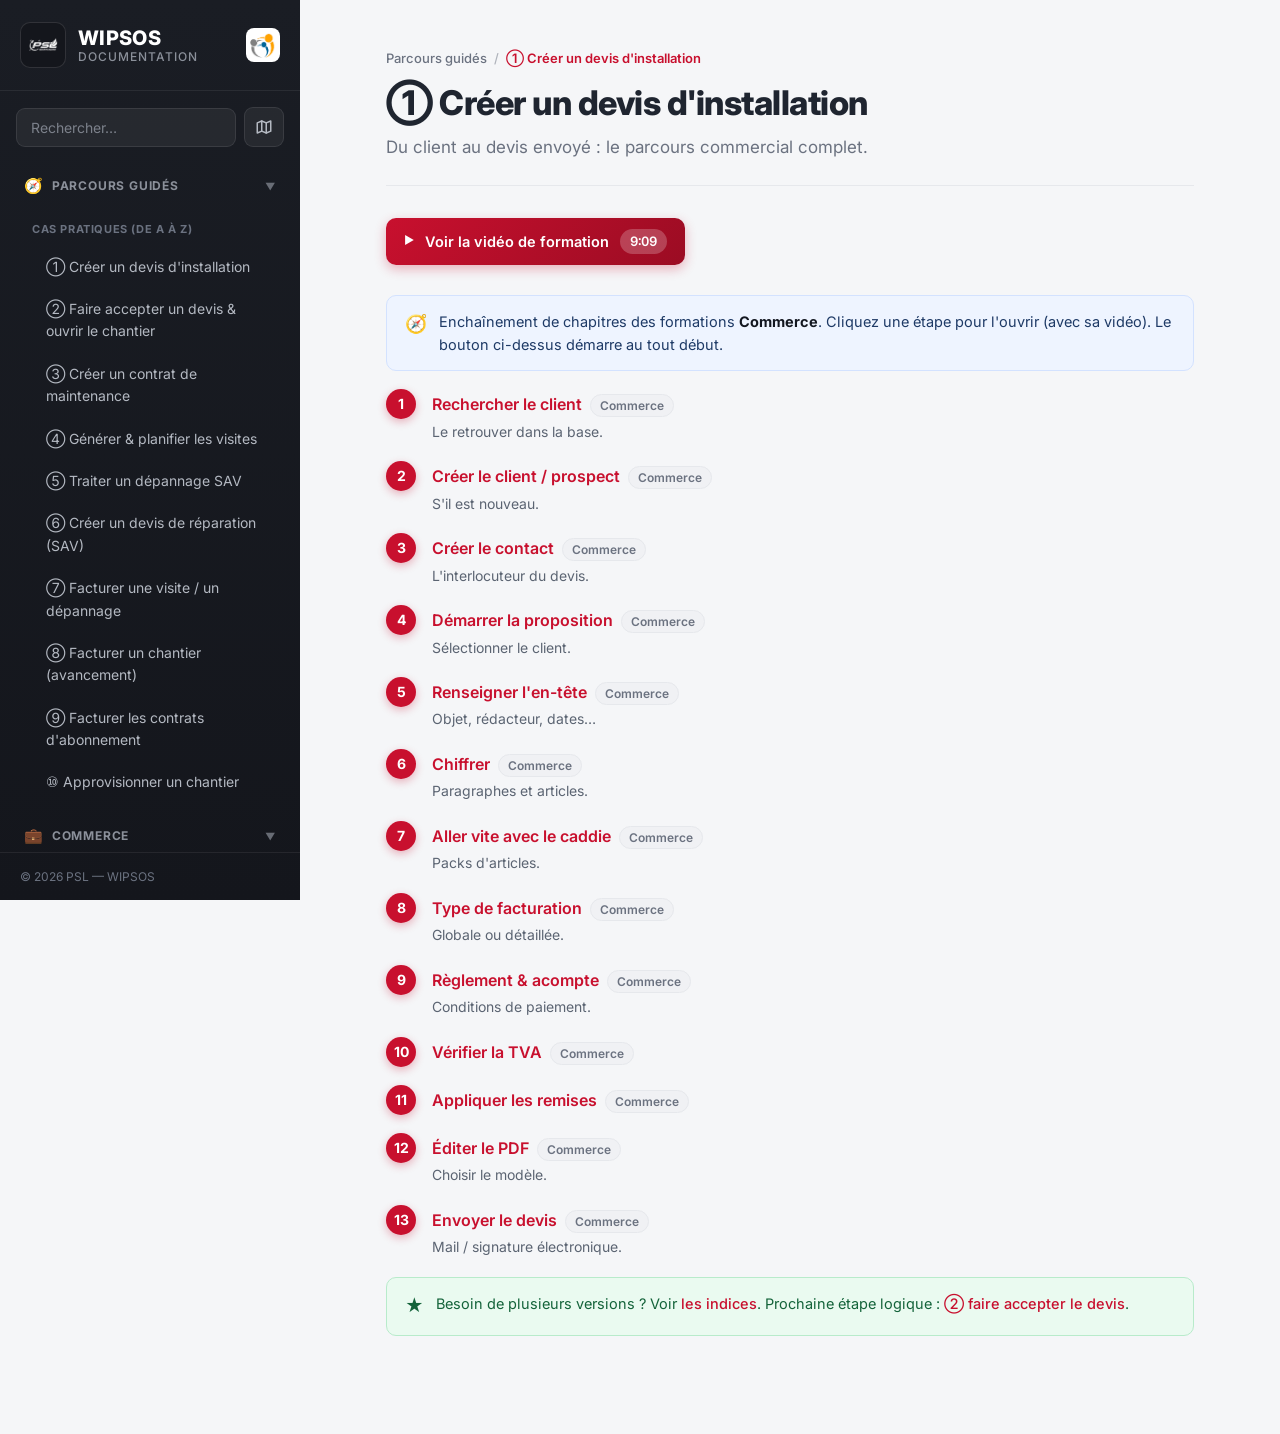
<file: DOCUMENTATION WIPSOS/index.html>
<!DOCTYPE html>
<html lang="fr">
<head>
  <meta charset="UTF-8" />
  <meta name="viewport" content="width=device-width, initial-scale=1.0" />
  <title>Documentation WIPSOS — PSL</title>
  <link rel="icon" href="favicon.ico" type="image/x-icon" />
  <link rel="preconnect" href="https://fonts.googleapis.com" />
  <link rel="preconnect" href="https://fonts.gstatic.com" crossorigin />
  <link href="https://fonts.googleapis.com/css2?family=Inter:wght@400;500;600;700;800&display=swap" rel="stylesheet" />
  <link rel="stylesheet" href="css/styles.css" />
</head>
<body>
  <!-- Bouton menu mobile -->
  <button id="menuToggle" class="menu-toggle" aria-label="Ouvrir le menu">
    <span></span><span></span><span></span>
  </button>

  <div class="layout">
    <!-- MENU GAUCHE -->
    <aside class="sidebar" id="sidebar">
      <div class="brand">
        <div class="brand-logo"><img src="logopsl.png" alt="PSL" /></div>
        <div class="brand-text">
          <span class="brand-title">WIPSOS</span>
          <span class="brand-sub">Documentation</span>
        </div>
        <img src="WIPSOS.png" class="brand-wipsos" alt="WIPSOS" />
      </div>

      <div class="search-box">
        <input type="text" id="searchInput" placeholder="Rechercher…" autocomplete="off" />
        <a href="#cartographie" id="cartoBtn" class="carto-btn" title="Cartographie : passage en production d'un client" aria-label="Cartographie : passage en production d'un client">
          <svg viewBox="0 0 24 24" width="18" height="18" aria-hidden="true" fill="none" stroke="currentColor" stroke-width="2" stroke-linecap="round" stroke-linejoin="round">
            <path d="M9 4 3 6.5v13.5l6-2.5 6 2.5 6-2.5V4l-6 2.5L9 4z"/><path d="M9 4v13.5"/><path d="M15 6.5V20"/>
          </svg>
        </a>
      </div>

      <nav class="menu" id="menu" aria-label="Catégories de formation"></nav>

      <div class="sidebar-footer">
        © <span id="year"></span> PSL — WIPSOS
      </div>
    </aside>

    <div class="overlay" id="overlay"></div>

    <!-- CONTENU DROITE -->
    <main class="content" id="content">
      <article class="doc" id="doc"></article>
    </main>
  </div>

  <script src="js/content.js"></script>
  <script src="js/cartographie.js"></script>
  <script src="js/app.js"></script>
</body>
</html>
</file>
<file: DOCUMENTATION WIPSOS/css/styles.css>
:root {
  --psl-red: #c8102e;
  --psl-red-dark: #9b0c23;
  --psl-red-light: #e63b52;
  --psl-red-soft: #fdecee;
  --bg: #f5f6f8;
  --sidebar-bg: #1a1d24;
  --sidebar-bg-2: #14161c;
  --text: #1f2530;
  --text-soft: #5b6472;
  --text-muted: #6b7280;
  --border: #e6e8ec;
  --white: #ffffff;
  --radius: 12px;
  --shadow: 0 1px 3px rgba(16,24,40,.06), 0 1px 2px rgba(16,24,40,.04);
  --shadow-lg: 0 12px 32px rgba(16,24,40,.12);
  --sidebar-w: 300px;
}

* { box-sizing: border-box; margin: 0; padding: 0; }

html { scroll-behavior: smooth; }

body {
  font-family: 'Inter', system-ui, -apple-system, Segoe UI, Roboto, sans-serif;
  background: var(--bg);
  color: var(--text);
  line-height: 1.6;
  -webkit-font-smoothing: antialiased;
}

.layout { display: flex; min-height: 100vh; }

/* ============ SIDEBAR ============ */
.sidebar {
  width: var(--sidebar-w);
  min-width: var(--sidebar-w);
  background: linear-gradient(180deg, var(--sidebar-bg) 0%, var(--sidebar-bg-2) 100%);
  color: #cfd3da;
  display: flex;
  flex-direction: column;
  position: sticky;
  top: 0;
  height: 100vh;
  overflow: hidden;
}

.brand {
  display: flex;
  align-items: center;
  gap: 12px;
  padding: 22px 20px;
  border-bottom: 1px solid rgba(255,255,255,.07);
}
.brand-logo {
  width: 46px; height: 46px;
  background: #14161c;
  border: 1px solid rgba(255,255,255,.12);
  border-radius: 10px;
  display: flex; align-items: center; justify-content: center;
  padding: 7px;
  flex-shrink: 0;
}
.brand-logo img { width: 100%; height: 100%; object-fit: contain; }
.brand-text { display: flex; flex-direction: column; line-height: 1.2; }
.brand-title { font-size: 20px; font-weight: 800; color: #fff; letter-spacing: .3px; }
.brand-sub { font-size: 12px; color: #8b909a; font-weight: 500; text-transform: uppercase; letter-spacing: 1px; }
.brand-wipsos {
  width: 34px; height: 34px;
  margin-left: auto;
  object-fit: contain;
  border-radius: 8px;
  background: #fff;
  padding: 4px;
  flex-shrink: 0;
}

.search-box { padding: 16px 16px 8px; }
.search-box input {
  width: 100%;
  padding: 10px 14px;
  background: rgba(255,255,255,.06);
  border: 1px solid rgba(255,255,255,.09);
  border-radius: 9px;
  color: #fff;
  font-size: 14px;
  font-family: inherit;
  outline: none;
  transition: border-color .15s, background .15s;
}
.search-box input::placeholder { color: #7c818b; }
.search-box input:focus {
  border-color: var(--psl-red-light);
  background: rgba(255,255,255,.1);
}

.menu {
  flex: 1;
  overflow-y: auto;
  padding: 8px 12px 20px;
}
.menu::-webkit-scrollbar { width: 8px; }
.menu::-webkit-scrollbar-thumb { background: rgba(255,255,255,.12); border-radius: 4px; }

.menu-category { margin-bottom: 4px; }
.menu-category-title {
  display: flex;
  align-items: center;
  gap: 8px;
  padding: 11px 12px;
  font-size: 12px;
  font-weight: 700;
  text-transform: uppercase;
  letter-spacing: .8px;
  color: #8b909a;
  cursor: pointer;
  user-select: none;
  border-radius: 8px;
  transition: color .15s;
}
.menu-category-title:hover { color: #cfd3da; }
.menu-category-title .cat-icon { font-size: 15px; }
.menu-category-title .chevron {
  margin-left: auto;
  transition: transform .2s;
  font-size: 10px;
  opacity: .7;
}
.menu-category.collapsed .chevron { transform: rotate(-90deg); }
.menu-category.collapsed .menu-items { display: none; }

.menu-items { display: flex; flex-direction: column; gap: 2px; padding: 2px 0 6px; }
.menu-subgroup {
  padding: 10px 12px 5px 20px;
  font-size: 11px;
  font-weight: 700;
  text-transform: uppercase;
  letter-spacing: .6px;
  color: #6b7280;
}
.menu-subgroup + .menu-item { margin-top: 1px; }
.menu-item {
  display: block;
  padding: 9px 12px 9px 32px;
  font-size: 14px;
  color: #b4b9c2;
  border-radius: 8px;
  cursor: pointer;
  text-decoration: none;
  transition: background .15s, color .15s;
  border-left: 2px solid transparent;
}
.menu-item:hover { background: rgba(255,255,255,.05); color: #fff; }
.menu-item.active {
  background: rgba(200,16,46,.16);
  color: #fff;
  border-left-color: var(--psl-red);
  font-weight: 600;
}

.sidebar-footer {
  padding: 14px 20px;
  font-size: 12px;
  color: #6b7280;
  border-top: 1px solid rgba(255,255,255,.07);
}

/* ============ CONTENU ============ */
.content {
  flex: 1;
  padding: 48px 56px 80px;
  max-width: 920px;
  margin: 0 auto;
  width: 100%;
}

.doc-breadcrumb {
  font-size: 13px;
  color: var(--text-muted);
  margin-bottom: 14px;
  font-weight: 500;
}
.doc-breadcrumb .sep { margin: 0 7px; opacity: .5; }
.doc-breadcrumb .current { color: var(--psl-red); font-weight: 600; }

/* Bouton « Voir la vidéo » */
.doc a.video-btn {
  display: inline-flex;
  align-items: center;
  gap: 11px;
  background: linear-gradient(135deg, var(--psl-red) 0%, var(--psl-red-dark) 100%);
  color: #fff;
  text-decoration: none;
  padding: 11px 18px;
  border-radius: 10px;
  font-weight: 600;
  font-size: 14.5px;
  margin: 0 0 30px;
  box-shadow: 0 4px 12px rgba(200,16,46,.3);
  transition: transform .12s ease, box-shadow .12s ease;
}
.doc a.video-btn,
.doc a.video-btn span { color: #fff; }
.doc a.video-btn:hover {
  transform: translateY(-1px);
  box-shadow: 0 7px 18px rgba(200,16,46,.42);
  text-decoration: none;
}
.video-btn .video-ic { font-size: 11px; }
.video-btn .video-time {
  background: rgba(255,255,255,.22);
  padding: 2px 10px;
  border-radius: 20px;
  font-size: 13px;
  font-variant-numeric: tabular-nums;
}

.doc h1 {
  font-size: 34px;
  font-weight: 800;
  letter-spacing: -.5px;
  margin-bottom: 10px;
  line-height: 1.2;
}
.doc .lead {
  font-size: 17px;
  color: var(--text-muted);
  margin-bottom: 32px;
  padding-bottom: 24px;
  border-bottom: 1px solid var(--border);
}

.doc h2 {
  font-size: 23px;
  font-weight: 700;
  margin: 38px 0 14px;
  padding-top: 8px;
  letter-spacing: -.2px;
}
.doc h2::before {
  content: "";
  display: inline-block;
  width: 4px; height: 20px;
  background: var(--psl-red);
  border-radius: 3px;
  margin-right: 11px;
  vertical-align: -2px;
}
.doc h3 { font-size: 18px; font-weight: 700; margin: 26px 0 10px; }

.doc p { margin-bottom: 14px; color: #2c3340; }
.doc ul, .doc ol { margin: 0 0 16px 22px; }
.doc li { margin-bottom: 7px; color: #2c3340; }
.doc a { color: var(--psl-red); text-decoration: none; font-weight: 500; }
.doc a:hover { text-decoration: underline; }

.doc strong { color: #131720; font-weight: 700; }

.doc code {
  background: var(--psl-red-soft);
  color: var(--psl-red-dark);
  padding: 2px 7px;
  border-radius: 6px;
  font-size: 13.5px;
  font-family: 'SFMono-Regular', Consolas, monospace;
  font-weight: 600;
}
.doc pre {
  background: #1a1d24;
  color: #e6e8ec;
  padding: 18px 20px;
  border-radius: 10px;
  overflow-x: auto;
  margin-bottom: 18px;
  font-size: 13.5px;
  line-height: 1.6;
}
.doc pre code { background: none; color: inherit; padding: 0; font-weight: 400; }

.doc blockquote {
  border-left: 4px solid var(--psl-red);
  background: var(--psl-red-soft);
  padding: 14px 18px;
  border-radius: 0 8px 8px 0;
  margin: 0 0 18px;
  color: #5a2630;
}

.doc table {
  width: 100%;
  border-collapse: collapse;
  margin-bottom: 20px;
  font-size: 14.5px;
  box-shadow: var(--shadow);
  border-radius: 10px;
  overflow: hidden;
}
.doc th {
  background: var(--psl-red);
  color: #fff;
  text-align: left;
  padding: 12px 16px;
  font-weight: 600;
}
.doc td { padding: 11px 16px; border-top: 1px solid var(--border); background: #fff; }
.doc tr:nth-child(even) td { background: #fafbfc; }

/* Encadrés (callouts) */
.callout {
  display: flex;
  gap: 12px;
  padding: 14px 18px;
  border-radius: 10px;
  margin-bottom: 18px;
  font-size: 14.5px;
  border: 1px solid var(--border);
}
.callout .ic { font-size: 18px; flex-shrink: 0; }
.callout.info { background: #eef4ff; border-color: #d3e2ff; color: #1e3a66; }
.callout.warn { background: #fff7e6; border-color: #ffe2a8; color: #6b4a00; }
.callout.tip  { background: #eafaf0; border-color: #b8ebcb; color: #14633a; }

/* Badges étapes */
.step {
  display: flex;
  gap: 16px;
  margin-bottom: 18px;
  align-items: flex-start;
}
.step-num {
  flex-shrink: 0;
  width: 30px; height: 30px;
  background: var(--psl-red);
  color: #fff;
  border-radius: 50%;
  display: flex; align-items: center; justify-content: center;
  font-weight: 700; font-size: 14px;
  box-shadow: 0 3px 8px rgba(200,16,46,.3);
}
.step-body { padding-top: 3px; }
.step-body strong { display: block; margin-bottom: 2px; }

/* Parcours guidés — renvois cliquables vers un chapitre */
.pform {
  display: inline-block; margin-left: 8px; vertical-align: middle;
  font-size: 12px; font-weight: 600; color: var(--text-muted);
  background: #f0f1f4; border: 1px solid var(--border);
  border-radius: 999px; padding: 1px 9px; white-space: nowrap;
}
.step-body a { font-weight: 600; }
.pdesc { display: block; margin-top: 3px; font-size: 14px; color: var(--text-soft); }

/* ============ MOBILE ============ */
.menu-toggle {
  display: none;
  position: fixed;
  top: 16px; left: 16px;
  z-index: 60;
  width: 44px; height: 44px;
  background: var(--psl-red);
  border: none;
  border-radius: 10px;
  cursor: pointer;
  flex-direction: column;
  align-items: center;
  justify-content: center;
  gap: 4px;
  box-shadow: var(--shadow-lg);
}
.menu-toggle span {
  display: block;
  width: 20px; height: 2px;
  background: #fff;
  border-radius: 2px;
}

.overlay {
  display: none;
  position: fixed;
  inset: 0;
  background: rgba(0,0,0,.4);
  z-index: 40;
}

@media (max-width: 860px) {
  .menu-toggle { display: flex; }
  .sidebar {
    position: fixed;
    z-index: 50;
    left: 0; top: 0;
    transform: translateX(-100%);
    transition: transform .25s ease;
    box-shadow: var(--shadow-lg);
  }
  .sidebar.open { transform: translateX(0); }
  .overlay.show { display: block; }
  .content { padding: 76px 22px 60px; }
  .doc h1 { font-size: 27px; }
}

/* ============ CARTOGRAPHIE (passage en production d'un client) ============ */
.search-box { display: flex; gap: 8px; align-items: center; }
.search-box input { flex: 1; min-width: 0; }
.carto-btn {
  flex-shrink: 0;
  width: 40px; height: 40px;
  display: flex; align-items: center; justify-content: center;
  border-radius: 9px;
  background: rgba(255,255,255,.06);
  border: 1px solid rgba(255,255,255,.09);
  color: #b4b9c2;
  transition: background .15s, color .15s, border-color .15s;
}
.carto-btn:hover { color: #fff; border-color: var(--psl-red-light); background: rgba(255,255,255,.1); }
.carto-btn.active { color: #fff; background: rgba(200,16,46,.28); border-color: var(--psl-red); }
.carto-btn:focus-visible { outline: 2px solid var(--psl-red-light); outline-offset: 2px; }

.content.content-wide { max-width: 1180px; }

/* schéma */
.cmap { --cw: 300px; --gap: 120px; --line: #c3c8d0; --amber: #c98a12; --amber-soft: #fff7e6; --green: #1f8a4c;
  width: max-content; max-width: 100%; margin: 6px auto 40px; }
.crow { display: grid; grid-template-columns: var(--cw) var(--gap) var(--cw); position: relative; padding-bottom: 44px; }
.cmain { position: relative; display: flex; flex-direction: column; align-items: center; }
.cmain::after { content: ""; position: absolute; left: 50%; top: 100%; height: 44px; width: 2px; margin-left: -1px; background: var(--line); }
.cmain::before { content: ""; position: absolute; left: 50%; bottom: -44px; transform: translateX(-50%); z-index: 1;
  border-left: 7px solid transparent; border-right: 7px solid transparent; border-top: 9px solid var(--line); }
.crow-end .cmain::after, .crow-end .cmain::before { display: none; }
.crow-end { padding-bottom: 0; }

/* cases */
.cbox { width: var(--cw); background: #fff; border: 1px solid var(--border); border-top: 3px solid var(--psl-red);
  border-radius: 12px; box-shadow: var(--shadow); position: relative; z-index: 1; }
.cbox-head { all: unset; box-sizing: border-box; width: 100%; display: flex; align-items: center; gap: 12px;
  padding: 12px 14px; cursor: pointer; border-radius: 12px; }
.cbox-head:focus-visible { outline: 2px solid var(--psl-red); outline-offset: 2px; }
.cbox-ic { flex-shrink: 0; width: 40px; height: 40px; border-radius: 10px; display: flex; align-items: center; justify-content: center;
  background: var(--psl-red-soft); color: var(--psl-red); }
.cbox-ic svg { width: 22px; height: 22px; }
.cbox-txt { display: flex; flex-direction: column; line-height: 1.25; min-width: 0; }
.cbox-txt strong { font-size: 16px; color: #131720; }
.cbox-txt small { font-size: 12.5px; color: var(--text-muted); }
.cbox-plus { margin-left: auto; flex-shrink: 0; width: 24px; height: 24px; border-radius: 50%; display: flex; align-items: center; justify-content: center;
  background: #f0f1f4; color: var(--text-soft); font-weight: 700; transition: transform .2s; }
.cbox-head[aria-expanded="true"] .cbox-plus { transform: rotate(45deg); }
.cbox-body { padding: 0 14px 12px 66px; }
.doc .cbox-body ul { list-style: none; margin: 0 0 8px; }
.doc .cbox-body li { position: relative; padding-left: 22px; margin: 0 0 4px; font-size: 14px; }
.doc .cbox-body li::before { content: ""; position: absolute; left: 0; top: 4px; width: 13px; height: 13px; border: 2px solid #b9bfc9; border-radius: 3px; }
.doc .cbox-body a { display: inline-block; margin: 2px 6px 0 0; font-size: 12.5px; font-weight: 600; padding: 2px 10px; border-radius: 999px;
  background: var(--psl-red-soft); color: var(--psl-red-dark); }
.doc .cbox-body a:hover { text-decoration: none; background: #f8d6dc; }

.cbox-opt { border: 2px dashed #e3b763; border-top: 3px dashed var(--amber); background: #fffdf7; box-shadow: none; }
.cbox-opt .cbox-ic { background: var(--amber-soft); color: #9a6a0c; }

/* questions */
.cdiamond { width: 150px; height: 150px; display: flex; align-items: center; justify-content: center; position: relative; z-index: 1; }
.cdiamond::before { content: ""; position: absolute; width: 104px; height: 104px; transform: rotate(45deg);
  background: var(--amber-soft); border: 2px solid var(--amber); border-radius: 10px; }
.cdiamond span { position: relative; max-width: 104px; text-align: center; font-size: 13.5px; font-weight: 700; line-height: 1.25; color: #6b4a00; }
.crow-q .cmain { justify-content: flex-start; }
.crow-q .cmain::after { top: 150px; height: auto; bottom: -44px; }
.cno { position: absolute; top: 152px; left: 50%; margin-left: -38px; font-size: 12px; font-weight: 700; color: var(--text-muted); z-index: 2; }
.cyes { height: 150px; position: relative; display: flex; align-items: center; justify-content: center; }
.cyes::before { content: ""; position: absolute; left: -24px; right: 8px; top: 50%; border-top: 2px solid var(--amber); }
.cyes::after { content: ""; position: absolute; right: 0; top: 50%; transform: translateY(-50%);
  border-top: 7px solid transparent; border-bottom: 7px solid transparent; border-left: 9px solid var(--amber); }
.cyes span { position: relative; top: -14px; font-size: 12px; font-weight: 800; color: #8a5a00; background: var(--bg); padding: 0 6px; }
.cside { display: flex; flex-direction: column; align-items: center; padding-top: 43px; margin-bottom: -22px; }
.crejoin-v { flex: 1; min-height: 16px; border-left: 2px dashed var(--amber); }
.crejoin-h { position: absolute; bottom: 22px; left: calc(var(--cw) / 2); width: calc(var(--cw) + var(--gap)); border-top: 2px dashed var(--amber); }
.crejoin-h::before { content: ""; position: absolute; left: 1px; top: -8px;
  border-top: 7px solid transparent; border-bottom: 7px solid transparent; border-right: 9px solid var(--amber); }

/* arrivée */
.cready { width: var(--cw); text-align: center; padding: 14px; border-radius: 12px; background: #eafaf0; border: 2px solid var(--green);
  color: #14633a; font-weight: 800; font-size: 18px; position: relative; z-index: 1; }
.cfin { display: grid; grid-template-columns: var(--cw) var(--gap) var(--cw); position: relative; padding-top: 44px; }
.cfin::before { content: ""; position: absolute; top: 18px; left: calc(var(--cw) / 2); width: calc(var(--cw) + var(--gap)); height: 26px;
  border-top: 2px solid var(--green); border-right: 2px solid var(--green); border-radius: 0 6px 0 0; margin-left: -1px; }
.cfin::after { content: ""; position: absolute; top: 0; left: calc(var(--cw) / 2); height: 44px; border-left: 2px solid var(--green); margin-left: -1px; }
.cfin-card { background: #fff; border: 2px solid #b8ebcb; border-radius: 12px; padding: 12px 14px; text-align: center;
  display: flex; flex-direction: column; gap: 6px; align-items: center; position: relative; z-index: 1; }
.cfin-card:last-child { grid-column: 3; }
.cfin-card strong { color: #14633a; font-size: 16px; }
.cfin-path { display: flex; flex-wrap: wrap; justify-content: center; gap: 4px 5px; align-items: center; font-size: 12.5px; }
.cfin-path span { background: #eafaf0; color: #14633a; padding: 2px 8px; border-radius: 999px; font-weight: 600; }
.cfin-path i { font-style: normal; color: #7aa98b; }
.doc .cfin-card a { font-size: 12.5px; font-weight: 600; }

@media (max-width: 860px) {
  .cmap { --cw: 300px; width: 100%; }
  .crow, .cfin { grid-template-columns: 1fr; justify-items: center; }
  .cyes, .crejoin-h, .crejoin-v, .cfin::before, .cfin::after { display: none; }
  .cside { padding-top: 0; margin: 0; }
  .cside::before { content: "Si oui"; font-size: 12px; font-weight: 800; color: #8a5a00; margin-bottom: 6px; }
  .cfin-card:last-child { grid-column: auto; margin-top: 12px; }
  .cbox, .cready, .cfin-card { width: 100%; max-width: 300px; }
}
</file>
